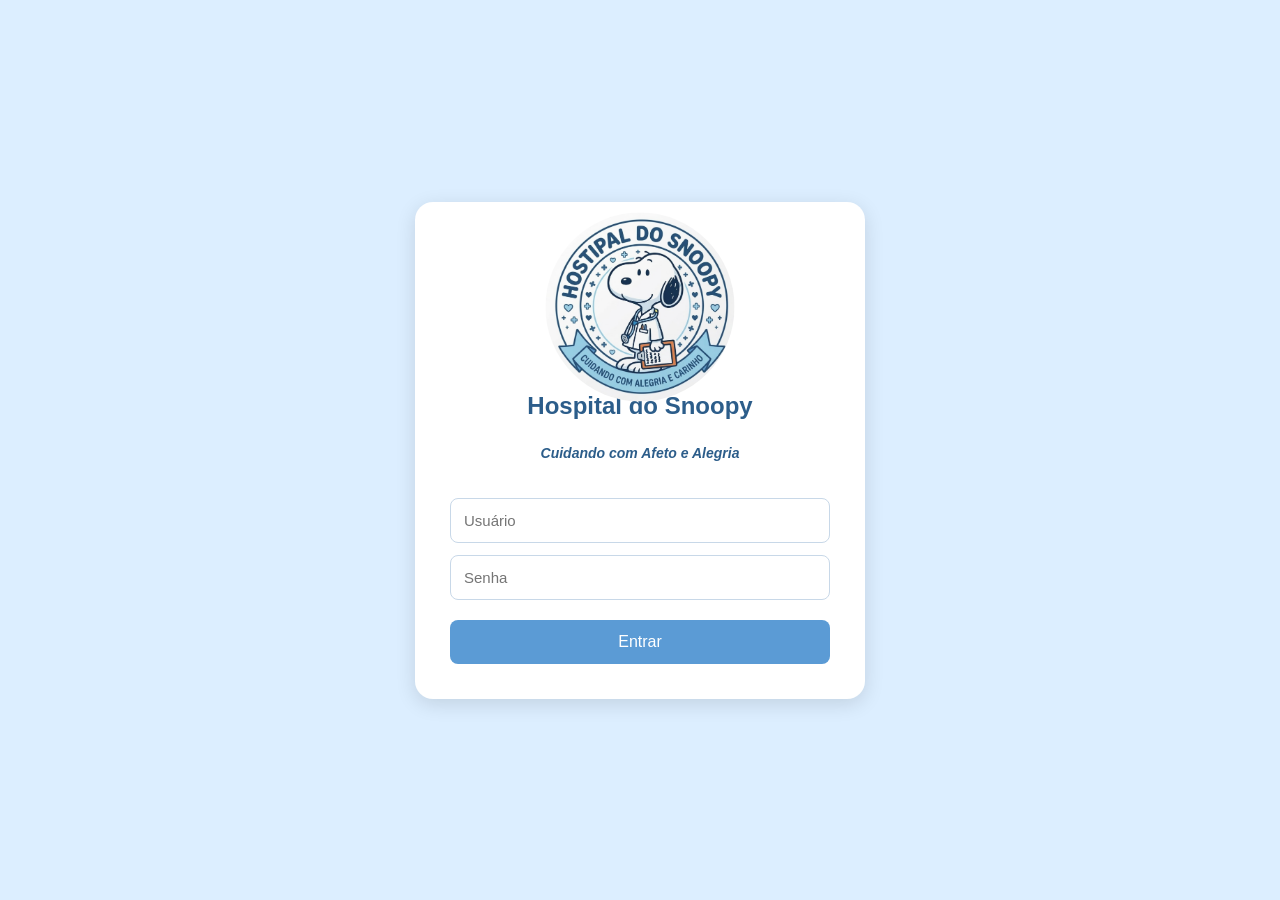
<file: frontend/index.html>
<!DOCTYPE html>
<html lang="pt-BR">

<head>
  <meta charset="UTF-8">
  <title>Sistema Hospitalar</title>
  <link rel="stylesheet" href="style.css">

  <style>
  body {
  font-family: Arial, sans-serif;
  background: #DCEEFF;
  margin: 0; 
  min-height: 100vh;
  display: flex;
  justify-content: center;
  align-items: center;
}

.container {
  width: 90%;
  max-width: 450px;
  background: white;
  padding: 35px;
  border-radius: 18px;
  box-shadow: 0 5px 20px rgba(0,0,0,0.12);
  text-align: center;
}

/* Regra unificada para a logo circular perfeita */
.logo, .container img {
  width: 140px;
  height: 140px;
  border-radius: 50%;
  object-fit: cover;
  display: block;
  margin: 0 auto 15px auto;
  
  /* Amplia a imagem interna para cortar as bordas brancas quadradas */
  transform: scale(1.35); 
}

h2 {
  color: #2C5D8A;
  margin-bottom: 25px;
}
.slogan {
  color: #2C5D8A;
  font-size: 14px;
  font-weight: bold;
  font-style: italic;
  margin-bottom: 25px;
}
input {
  width: 100%;
  box-sizing: border-box;
  padding: 13px;
  margin-top: 12px;
  border: 1px solid #C8D8E8;
  border-radius: 8px;
  font-size: 15px;
}

button {
  width: 100%;
  padding: 13px;
  margin-top: 20px;
  background: #5B9BD5;
  color: white;
  border: none;
  border-radius: 8px;
  font-size: 16px;
  cursor: pointer;
}

button:hover {
  background: #468CC7;
}
  </style>
</head>

<body>

  <div class="container">

    <!-- COLOQUE SUA IMAGEM COMO logo.png -->
    <img src="foto1.png" alt="Logo Hospital do Snoopy" class="logo">

    <h2> Hospital do Snoopy</h2>
<p class="slogan">Cuidando com Afeto e Alegria</p>
    <input id="usuario" placeholder="Usuário">

    <input
      id="senha"
      type="password"
      placeholder="Senha">

    <button onclick="login()">Entrar</button>

  </div>

<script>
    async function login() {

        const usuario = document.getElementById("usuario").value.trim();
        const senha = document.getElementById("senha").value.trim();

        if (!usuario || !senha) {
            alert("Digite o usuário e a senha!");
            return;
        }

        try {

            const resposta = await fetch("/login", {
                method: "POST",
                headers: {
                    "Content-Type": "application/json"
                },
                body: JSON.stringify({
                    usuario: usuario,
                    senha: senha
                })
            });

            const data = await resposta.json();

            if (!resposta.ok) {
                alert(data.mensagem || "Usuário ou senha incorretos!");
                return;
            }

            if (data.tipo === "triagem") {
                location.href = "triagem.html";
            } 
            else if (data.tipo === "medico") {
                location.href = "medico.html";
            } 
            else if (data.tipo === "atendimento") {
                location.href = "atendimento.html";
            } 
            else if (data.tipo === "almoxarifado") {
                location.href = "almoxarifado.html";
            } 
            else {
                alert("Tipo de usuário não reconhecido!");
            }

        } catch (erro) {
            alert("Não foi possível conectar ao servidor. Tente novamente.");
            console.error("Erro no login:", erro);
        }
    }
</script>

</body>
</html>
</file>
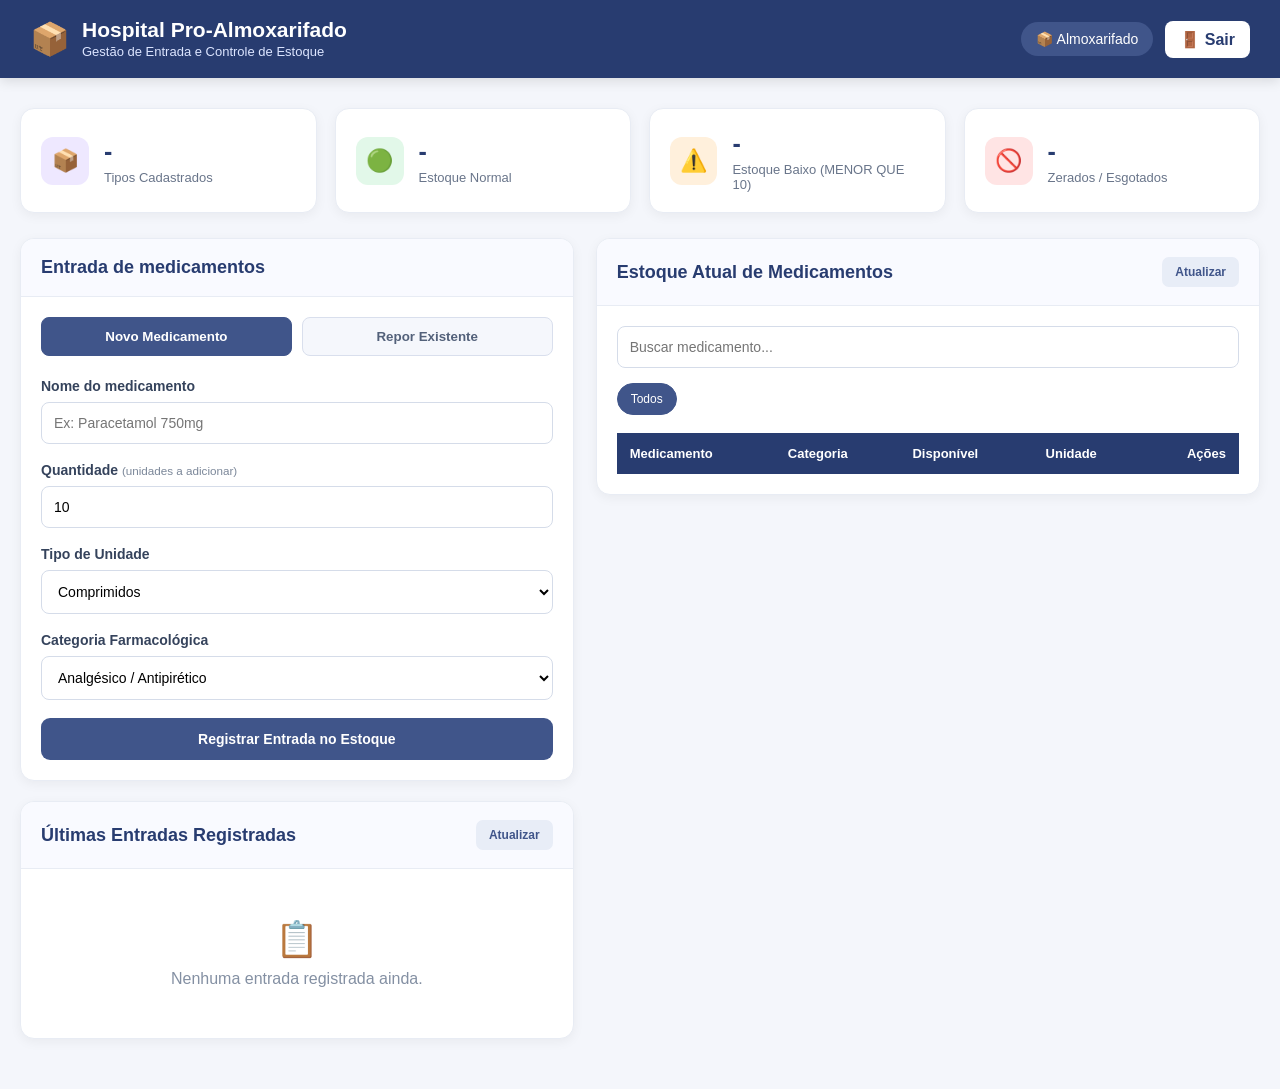
<file: frontend/almoxarifado.html>
<!DOCTYPE html>
<html lang="pt-BR">
<head>
    <meta charset="UTF-8">
    <meta name="viewport" content="width=device-width, initial-scale=1.0">
    <title>Hospital Pro - Almoxarifado</title>
    <link rel="stylesheet" href="style.css">
</head>

<body>

    <!-- NAVBAR -->
    <header class="navbar">
        <div class="nav-brand">
            <div class="logo-icon">📦</div>
            <div>
                <h1>Hospital Pro-Almoxarifado</h1>
                <span>Gestão de Entrada e Controle de Estoque</span>
            </div>
        </div>

        <div class="nav-user">
            <span class="user-pill" id="nomeUsuario">📦 Almoxarifado</span>
            <a href="index.html" class="btn-nav">🚪 Sair</a>
        </div>
    </header>

    <div class="container">

        <!-- ALERTA -->
        <div class="alerta-estoque" id="alertaEstoque" style="display: none;">
            ⚠️ <strong>Atenção:</strong>
            <span id="alertaTexto"></span>
        </div>

        <!-- STATS -->
        <div class="stats-bar">

            <div class="stat-card">
                <div class="stat-icon purple">📦</div>
                <div>
                    <div class="stat-value" id="statItens">-</div>
                    <div class="stat-label">Tipos Cadastrados</div>
                </div>
            </div>

            <div class="stat-card">
                <div class="stat-icon green">🟢</div>
                <div>
                    <div class="stat-value" id="statOk">-</div>
                    <div class="stat-label">Estoque Normal</div>
                </div>
            </div>

            <div class="stat-card">
                <div class="stat-icon orange">⚠️</div>
                <div>
                    <div class="stat-value" id="statBaixo">-</div>
                    <div class="stat-label">Estoque Baixo (MENOR QUE 10)</div>
                </div>
            </div>

            <div class="stat-card">
                <div class="stat-icon red">🚫</div>
                <div>
                    <div class="stat-value" id="statZerado">-</div>
                    <div class="stat-label">Zerados / Esgotados</div>
                </div>
            </div>

        </div>

        <!-- MAIN GRID -->
        <div class="main-grid">

            <!-- COLUNA ESQUERDA: FORMULÁRIO DE ENTRADA -->
            <div>

                <div class="card">

                    <div class="card-header">
                        <h2>Entrada de medicamentos</h2>
                    </div>

                    <div class="card-body">

                        <!-- TABS: NOVO OU REPOR -->
                        <div class="entrada-tabs">

                            <button class="tab-btn active" id="tabNovo"
                                onclick="setTab('novo')">
                                Novo Medicamento
                            </button>

                            <button class="tab-btn" id="tabRepor"
                                onclick="setTab('repor')">
                                Repor Existente
                            </button>

                        </div>

                        <!-- PAINEL: CADASTRAR NOVO -->
                        <div id="painelNovo">

                            <div class="form-group">
                                <label for="emNome">Nome do medicamento</label>

                                <input type="text"
                                    id="emNome"
                                    class="form-control"
                                    placeholder="Ex: Paracetamol 750mg"
                                    autocomplete="off">
                            </div>

                            <div class="form-group">
                                <label for="emQtd">
                                    Quantidade
                                    <small>(unidades a adicionar)</small>
                                </label>

                                <input type="number"
                                    id="emQtd"
                                    class="form-control"
                                    value="10"
                                    min="1">
                            </div>

                            <div class="form-group">
                                <label for="emUnidade">Tipo de Unidade</label>

                                <select id="emUnidade" class="form-control">
                                    <option value="comprimidos">Comprimidos</option>
                                    <option value="cápsulas">Cápsulas</option>
                                    <option value="frascos">Frascos</option>
                                    <option value="ampolas">Ampolas</option>
                                    <option value="saches">Saches</option>
                                    <option value="unidades">Unidades</option>
                                </select>
                            </div>

                            <div class="form-group">
                                <label for="emCategoria">
                                    Categoria Farmacológica
                                </label>

                                <select id="emCategoria" class="form-control">
                                    <option value="Analgésico / Antipirético">
                                        Analgésico / Antipirético
                                    </option>

                                    <option value="Antibioticos">
                                        Antibióticos
                                    </option>

                                    <option value="Anti-inflamatórios">
                                        Anti-inflamatórios
                                    </option>

                                    <option value="Antialérgico">
                                        Antialérgico
                                    </option>

                                    <option value="Protetor Gástrico">
                                        Protetor Gástrico
                                    </option>

                                    <option value="Antiespasmódico">
                                        Antiespasmódico
                                    </option>

                                    <option value="Antiemético">
                                        Antiemético
                                    </option>

                                    <option value="Solução">
                                        Solução
                                    </option>

                                    <option value="Vitamina/Suplemento">
                                        Vitamina/Suplemento
                                    </option>

                                    <option value="Geral">
                                        Geral
                                    </option>
                                </select>
                            </div>

                            <button class="btn-full btn-purple"
                                onclick="darEntrada()">
                                Registrar Entrada no Estoque
                            </button>

                        </div>

                        <!-- PAINEL: REPOR EXISTENTE -->
                        <div id="painelRepor" style="display:none">

                            <div class="form-group">
                                <label for="selReporMed">
                                    Selecionar Medicamento
                                </label>

                                <select id="selReporMed" class="form-control">
                                    <option value="">-- Selecione --</option>
                                </select>
                            </div>

                            <div class="form-group">
                                <label for="reporQtd">
                                    Quantidade a Adicionar
                                </label>

                                <input type="number"
                                    id="reporQtd"
                                    class="form-control"
                                    value="10"
                                    min="1">
                            </div>

                            <div class="form-group">
                                <label for="reporObs">
                                    Observação <small>(opcional)</small>
                                </label>

                                <input type="text"
                                    id="reporObs"
                                    class="form-control"
                                    placeholder="Ex: Nota fiscal NF-001">
                            </div>

                            <button class="btn-full btn-purple"
                                onclick="reporEStoque()">
                                Adicionar ao Estoque Existente
                            </button>

                        </div>

                    </div>
                </div>

                <!-- HISTÓRICO DE ENTRADAS -->
                <div class="card" style="margin-top: 20px">

                    <div class="card-header">
                        <h2>Últimas Entradas Registradas</h2>

                        <button class="btn-sm btn-secondary"
                            onclick="carregarHistoricoEntradas()">
                            Atualizar
                        </button>
                    </div>

                    <div class="card-body" id="historicoEntradas">

                        <div class="empty-state">
                            <div class="empty-icon">📋</div>
                            <p>Nenhuma entrada registrada ainda.</p>
                        </div>

                    </div>
                </div>

            </div>

            <!-- COLUNA DIREITA: ESTOQUE ATUAL -->
            <div>

                <div class="card">

                    <div class="card-header">
                        <h2>Estoque Atual de Medicamentos</h2>

                        <button class="btn-sm btn-secondary"
                            onclick="carregarEstoque()">
                            Atualizar
                        </button>
                    </div>

                    <div class="card-body">

                        <!-- PESQUISA -->
                        <div class="search-bar">
                            <input type="text"
                                class="search-input"
                                id="buscaMed"
                                placeholder="Buscar medicamento..."
                                oninput="filtrarTabela()">
                        </div>

                        <!-- FILTROS -->
                        <div class="filter-chips" id="filterChips">
                            <span class="chip active"
                                onclick="setFiltro('todos', this)">
                                Todos
                            </span>
                        </div>

                        <!-- TABELA -->
                        <div style="overflow-x:auto">

                            <table class="estoque-table">

                                <thead>
                                    <tr>
                                        <th>Medicamento</th>
                                        <th>Categoria</th>
                                        <th>Disponível</th>
                                        <th>Unidade</th>
                                        <th style="text-align:right">Ações</th>
                                    </tr>
                                </thead>

                                <tbody id="tabelaEstoque">
                                </tbody>

                            </table>

                        </div>

                    </div>
                </div>

            </div>

        </div>

    </div>

</body>
</html>
</file>
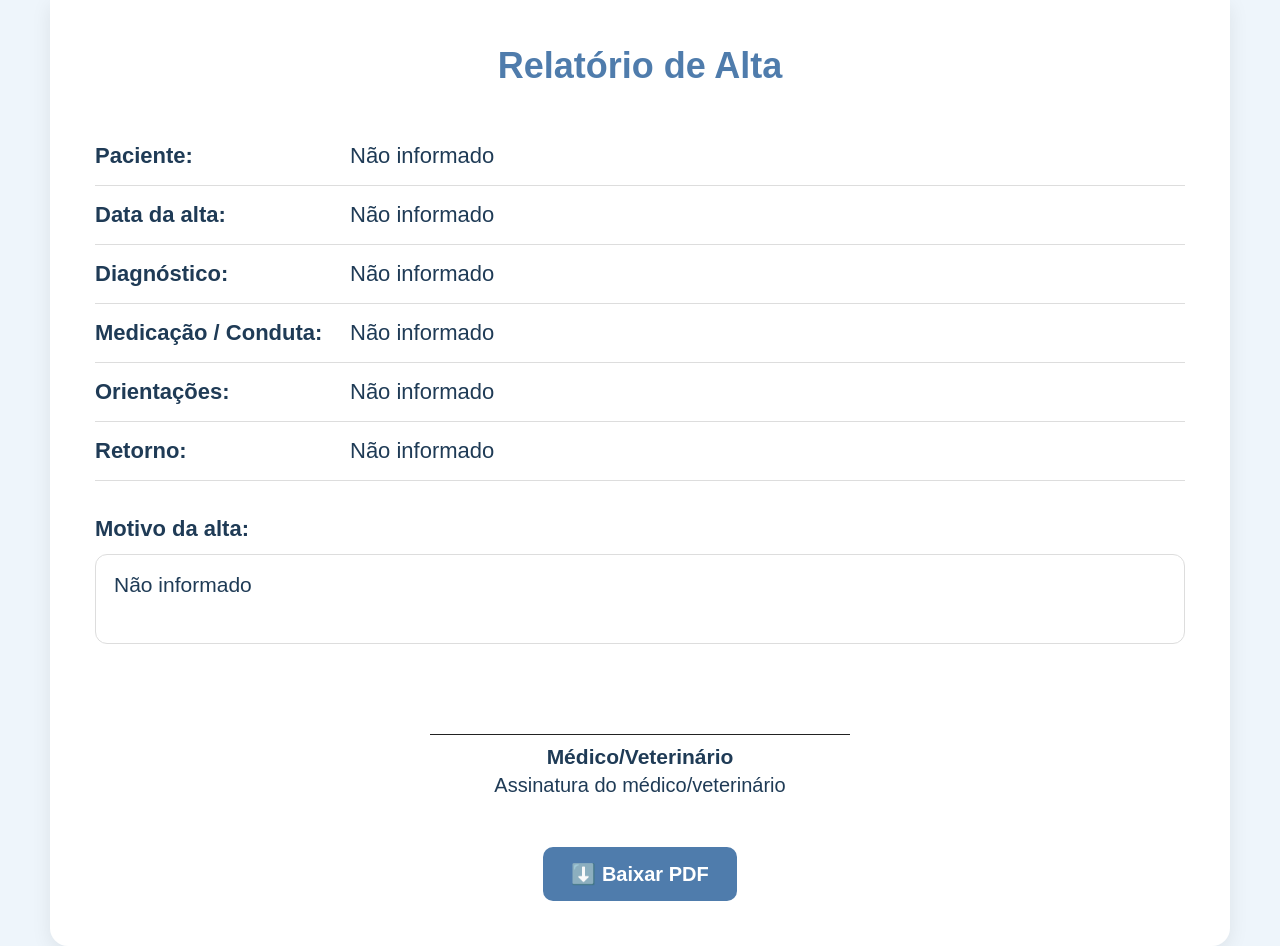
<file: frontend/alta.html>
<!DOCTYPE html>
<html lang="pt-BR">

<head>
  <meta charset="UTF-8">
  <meta name="viewport" content="width=device-width, initial-scale=1.0">

  <title>Relatório de Alta</title>

  <style>

    * {
      box-sizing: border-box;
    }

    body {
      margin: 0;
      background: #EEF5FB;
      font-family: Arial, sans-serif;
      color: #1f3b56;
    }

    .container {
      max-width: 1180px;
      margin: 0 auto;
      background: white;
      padding: 45px;
      min-height: 100vh;
      box-shadow: 0 5px 20px rgba(0,0,0,0.08);
      border-radius: 0 0 18px 18px;
    }

    h1 {
      text-align: center;
      color: #4F7CAC;
      margin-top: 0;
      margin-bottom: 40px;
      font-size: 36px;
    }

    .linha {
      display: flex;
      border-bottom: 1px solid #ddd;
      padding: 16px 0;
      font-size: 22px;
    }

    .linha strong {
      width: 255px;
      flex-shrink: 0;
    }

    .valor {
      flex: 1;
    }

    .motivo {
      margin-top: 35px;
    }

    .motivo strong {
      display: block;
      font-size: 22px;
      margin-bottom: 12px;
    }

    .motivo-texto {
      border: 1px solid #ddd;
      border-radius: 12px;
      padding: 18px;
      min-height: 90px;
      font-size: 21px;
      white-space: pre-wrap;
    }

    .assinatura {
      margin-top: 90px;
      text-align: center;
      font-size: 20px;
    }

    .linha-assinatura {
      width: 420px;
      max-width: 90%;
      border-top: 1px solid #222;
      margin: 0 auto 10px;
    }

    #nomeMedico {
      font-weight: bold;
      margin: 5px 0;
      font-size: 21px;
    }

    .texto-assinatura {
      margin: 5px 0;
    }

    .botoes {
      text-align: center;
      margin-top: 50px;
    }

    .btn-pdf {
      background: #4F7CAC;
      color: white;
      border: none;
      padding: 15px 28px;
      font-size: 20px;
      font-weight: bold;
      border-radius: 10px;
      cursor: pointer;
    }

    .btn-pdf:hover {
      background: #3E668C;
    }

    @media print {

      body {
        background: white;
      }

      .container {
        box-shadow: none;
        border-radius: 0;
        max-width: 100%;
        padding: 30px;
      }

      .botoes {
        display: none !important;
      }

      h1 {
        color: #4F7CAC !important;
      }

    }

  </style>
</head>


<body>

  <div class="container">

    <h1>
      Relatório de Alta
    </h1>


    <div class="linha">

      <strong>Paciente:</strong>

      <span
        class="valor"
        id="paciente">
        Não informado
      </span>

    </div>


    <div class="linha">

      <strong>Data da alta:</strong>

      <span
        class="valor"
        id="dataAlta">
        Não informado
      </span>

    </div>


    <div class="linha">

      <strong>Diagnóstico:</strong>

      <span
        class="valor"
        id="diagnostico">
        Não informado
      </span>

    </div>


    <div class="linha">

      <strong>Medicação / Conduta:</strong>

      <span
        class="valor"
        id="medicacao">
        Não informado
      </span>

    </div>


    <div class="linha">

      <strong>Orientações:</strong>

      <span
        class="valor"
        id="orientacoes">
        Não informado
      </span>

    </div>


    <div class="linha">

      <strong>Retorno:</strong>

      <span
        class="valor"
        id="retorno">
        Não informado
      </span>

    </div>


    <!-- MOTIVO DA ALTA -->

    <div class="motivo">

      <strong>
        Motivo da alta:
      </strong>

      <div
        class="motivo-texto"
        id="motivo">
        Não informado
      </div>

    </div>


    <!-- ASSINATURA -->

    <div class="assinatura">

      <div class="linha-assinatura"></div>

      <p id="nomeMedico">
        Médico/Veterinário
      </p>

      <p class="texto-assinatura">
        Assinatura do médico/veterinário
      </p>

    </div>


    <!-- BOTÃO -->

    <div class="botoes">

      <button
        class="btn-pdf"
        onclick="window.print()">

        ⬇️ Baixar PDF

      </button>

    </div>

  </div>


  <script>

    /* PEGA OS DADOS ENVIADOS PELO MEDICO.HTML */

    const parametros =
      new URLSearchParams(
        window.location.search
      );


    document.getElementById("paciente").textContent =
      parametros.get("paciente") ||
      "Não informado";


    document.getElementById("dataAlta").textContent =
      parametros.get("dataAlta") ||
      "Não informado";


    document.getElementById("diagnostico").textContent =
      parametros.get("diagnostico") ||
      "Não informado";


    document.getElementById("medicacao").textContent =
      parametros.get("medicacao") ||
      "Não informado";


    document.getElementById("orientacoes").textContent =
      parametros.get("orientacoes") ||
      "Não informado";


    document.getElementById("retorno").textContent =
      parametros.get("retorno") ||
      "Não informado";


    /* MOTIVO DA ALTA */

    document.getElementById("motivo").textContent =
      parametros.get("motivo") ||
      "Não informado";


    /* NOME DO MÉDICO/VETERINÁRIO */

    document.getElementById("nomeMedico").textContent =
      parametros.get("assinatura") ||
      "Médico/Veterinário";

  </script>

</body>

</html>
</file>
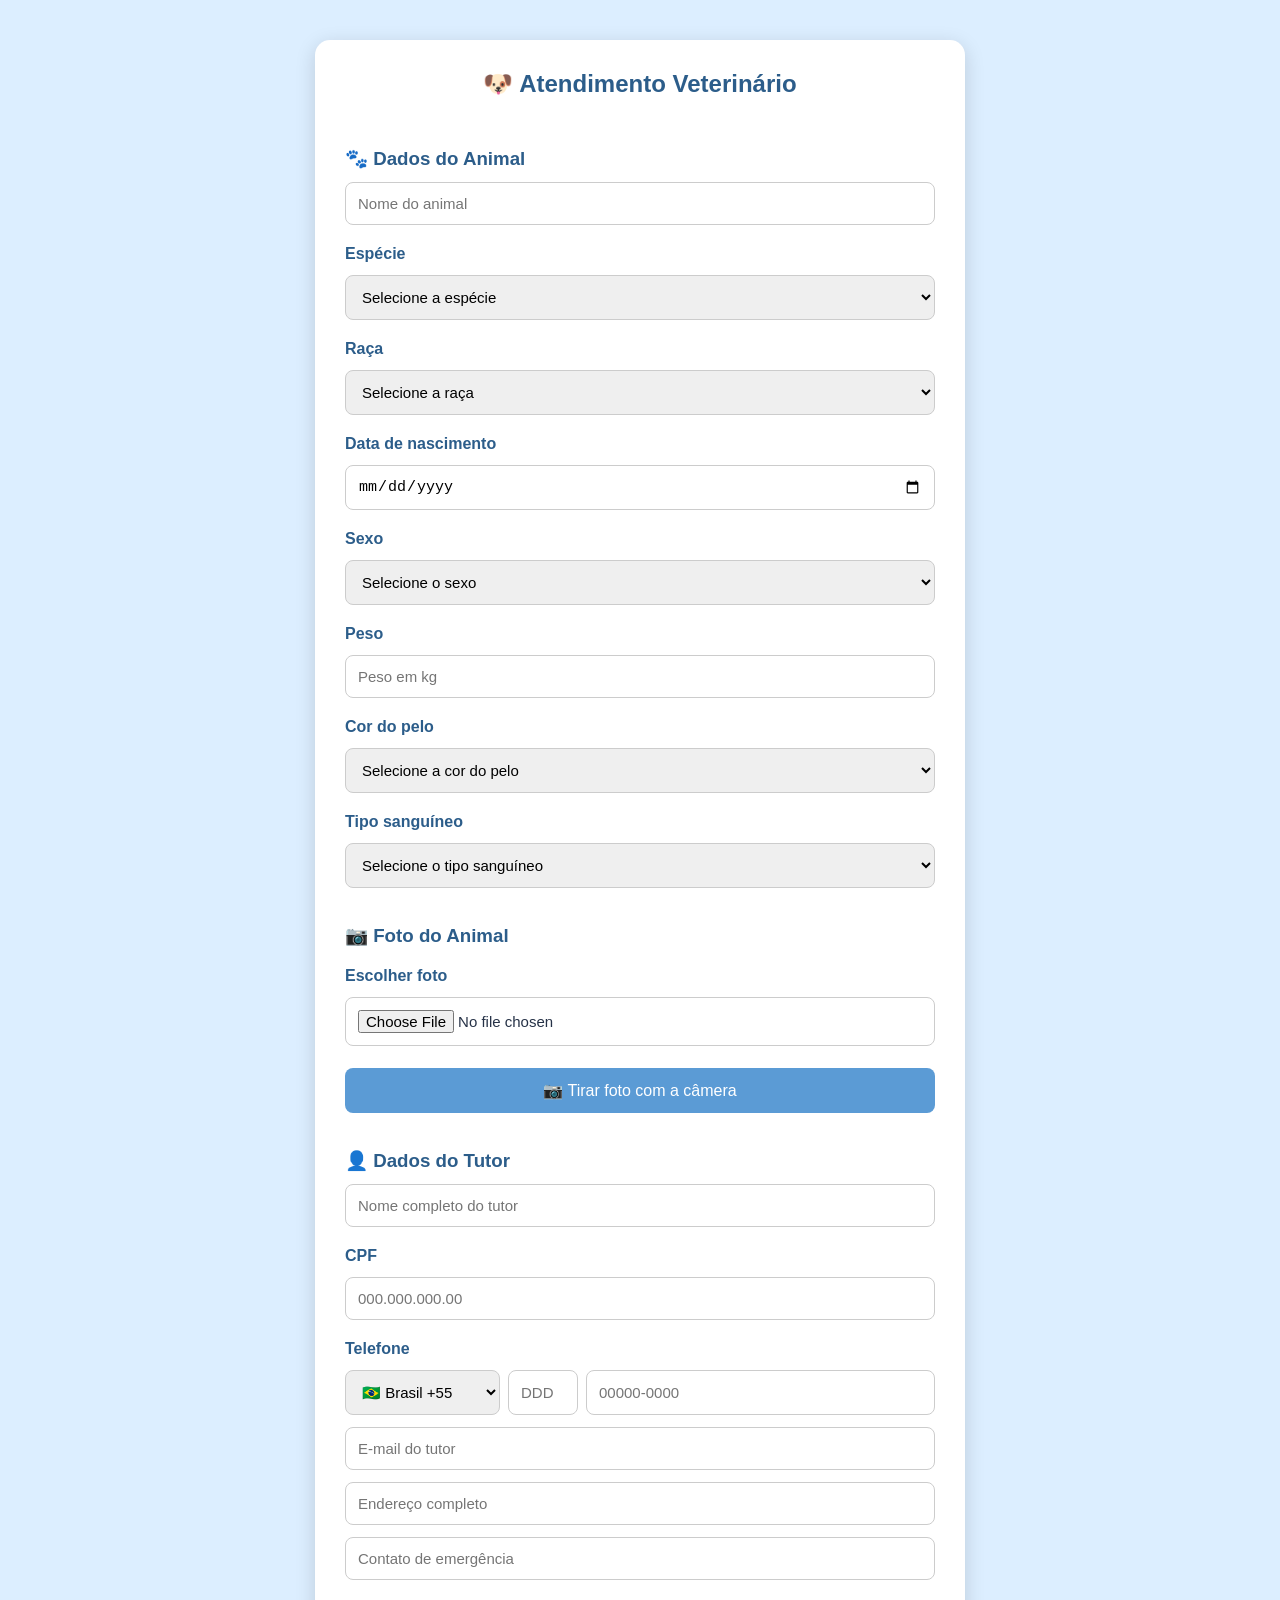
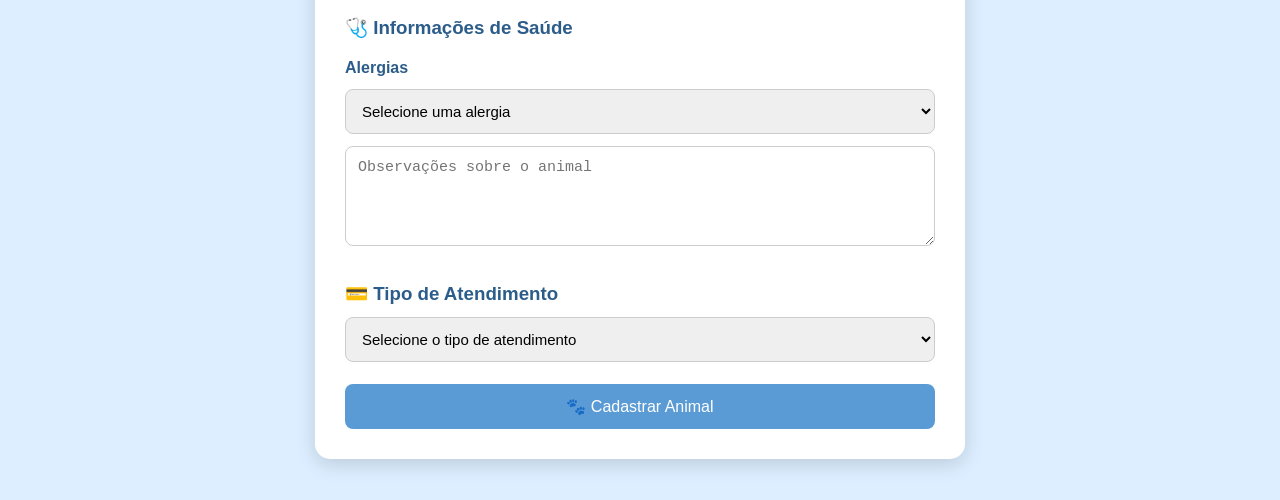
<file: frontend/atendimento.html>
<!DOCTYPE html>
<html lang="pt-BR">

<head>
<meta charset="UTF-8">
<title>Atendimento Veterinário</title>

<link rel="stylesheet" href="style.css">

<style>

body {
    font-family: Arial, sans-serif;
    background: #DCEEFF;
    margin: 0;
    min-height: 100vh;
    display: flex;
    justify-content: center;
    align-items: center;
}

.container {
    width: 90%;
    max-width: 650px;
    margin: 40px auto;
    background: white;
    padding: 30px;
    border-radius: 15px;
    box-shadow: 0 5px 20px rgba(0,0,0,0.15);
}

h2 {
    text-align: center;
    color: #2C5D8A;
    margin-bottom: 25px;
}

h3 {
    color: #2C5D8A;
    margin-top: 25px;
}

.formulario {
    display: flex;
    flex-direction: column;
    gap: 12px;
}

.formulario input,
.formulario select,
.formulario textarea {
    width: 100%;
    box-sizing: border-box;
    padding: 12px;
    border: 1px solid #ccc;
    border-radius: 8px;
    font-size: 15px;
}

.formulario textarea {
    min-height: 100px;
    resize: vertical;
}

label {
    color: #2C5D8A;
    font-weight: bold;
    margin-top: 8px;
}

/* TELEFONE */

.telefone {
    display: flex;
    gap: 8px;
}

.telefone select {
    width: 155px !important;
}

#ddd {
    width: 70px;
    flex-shrink: 0;
}

#telefone {
    flex: 1;
    min-width: 0;
}

/* BOTÕES */

button {
    width: 100%;
    padding: 13px;
    margin-top: 10px;
    background: #5B9BD5;
    color: white;
    border: none;
    border-radius: 8px;
    font-size: 16px;
    cursor: pointer;
}

button:hover {
    background: #468CC7;
}

/* CÂMERA */

#cameraArea {
    margin-top: 15px;
    text-align: center;
}

#camera {
    width: 100%;
    max-width: 400px;
    border-radius: 10px;
    background: #000;
}

#preview {
    width: 100%;
    max-width: 400px;
    margin-top: 10px;
    border-radius: 10px;
}

</style>

</head>

<body>

<div class="container">

<h2>🐶 Atendimento Veterinário</h2>

<div class="formulario">

<h3>🐾 Dados do Animal</h3>

<input
    id="nomeAnimal"
    type="text"
    maxlength="50"
    placeholder="Nome do animal"
>

<label>Espécie</label>

<select id="especie">
    <option value="">Selecione a espécie</option>
    <option value="Cachorro">🐶 Cachorro</option>
    <option value="Gato">🐱 Gato</option>
    <option value="Coelho">🐰 Coelho</option>
    <option value="Ave">🦜 Ave</option>
    <option value="Outro">🐾 Outro</option>
</select>

<label>Raça</label>

<select id="raca">
    <option value="">Selecione a raça</option>
    <option>Labrador</option>
    <option>Golden Retriever</option>
    <option>Poodle</option>
    <option>Shih-tzu</option>
    <option>Yorkshire</option>
    <option>Bulldog Francês</option>
    <option>Bulldog Inglês</option>
    <option>Pastor Alemão</option>
    <option>Rottweiler</option>
    <option>Pinscher</option>
    <option>Chihuahua</option>
    <option>Dachshund</option>
    <option>Beagle</option>
    <option>Husky Siberiano</option>
    <option>Border Collie</option>
    <option>Vira-lata (SRD)</option>
    <option>Outra</option>
</select>

<label>Data de nascimento</label>

<input
    id="dataNascimento"
    type="date"
>

<label>Sexo</label>

<select id="sexo">
    <option value="">Selecione o sexo</option>
    <option value="Macho">Macho</option>
    <option value="Fêmea">Fêmea</option>
</select>

<label>Peso</label>

<input
    id="peso"
    type="number"
    min="0"
    step="0.1"
    placeholder="Peso em kg"
>

<label>Cor do pelo</label>

<select id="cor">
    <option value="">Selecione a cor do pelo</option>
    <option>Preto</option>
    <option>Branco</option>
    <option>Marrom</option>
    <option>Caramelo</option>
    <option>Cinza</option>
    <option>Bege</option>
    <option>Dourado</option>
    <option>Creme</option>
    <option>Preto e branco</option>
    <option>Marrom e branco</option>
    <option>Tricolor</option>
    <option>Outra</option>
</select>

<label>Tipo sanguíneo</label>

<select id="tipoSanguineo">
    <option value="">Selecione o tipo sanguíneo</option>
    <option value="DEA 1 positivo">DEA 1 positivo</option>
    <option value="DEA 1 negativo">DEA 1 negativo</option>
    <option value="Desconhecido">Desconhecido</option>
</select>


<!-- FOTO -->

<h3>📷 Foto do Animal</h3>

<label>Escolher foto</label>

<input
    type="file"
    id="foto"
    accept="image/*"
>

<button
    type="button"
    onclick="abrirCamera()"
>
    📷 Tirar foto com a câmera
</button>

<div
    id="cameraArea"
    style="display:none;"
>

    <video
        id="camera"
        autoplay
        playsinline
    ></video>

    <button
        type="button"
        onclick="tirarFoto()"
    >
        📸 Capturar foto
    </button>

    <button
        type="button"
        onclick="fecharCamera()"
    >
        ❌ Fechar câmera
    </button>

    <canvas
        id="canvas"
        style="display:none;"
    ></canvas>

    <img
        id="preview"
        style="display:none;"
    >

</div>


<!-- TUTOR -->

<h3>👤 Dados do Tutor</h3>

<input
    id="nomeTutor"
    type="text"
    maxlength="100"
    placeholder="Nome completo do tutor"
>

<label>CPF</label>

<input
    id="documentoTutor"
    type="text"
    inputmode="numeric"
    maxlength="14"
    placeholder="000.000.000.00"
    oninput="formatarCPF(this)"
>

<label>Telefone</label>

<div class="telefone">

<select id="codigoPais">

    <option value="+55">🇧🇷 Brasil +55</option>
    <option value="+1">🇺🇸 Estados Unidos +1</option>
    <option value="+1">🇨🇦 Canadá +1</option>
    <option value="+52">🇲🇽 México +52</option>
    <option value="+54">🇦🇷 Argentina +54</option>
    <option value="+56">🇨🇱 Chile +56</option>
    <option value="+57">🇨🇴 Colômbia +57</option>
    <option value="+351">🇵🇹 Portugal +351</option>
    <option value="+34">🇪🇸 Espanha +34</option>
    <option value="+33">🇫🇷 França +33</option>
    <option value="+49">🇩🇪 Alemanha +49</option>
    <option value="+39">🇮🇹 Itália +39</option>
    <option value="+41">🇨🇭 Suíça +41</option>
    <option value="+44">🇬🇧 Reino Unido +44</option>
    <option value="+81">🇯🇵 Japão +81</option>
    <option value="+86">🇨🇳 China +86</option>
    <option value="+61">🇦🇺 Austrália +61</option>
    <option value="+91">🇮🇳 Índia +91</option>

</select>

<input
    id="ddd"
    type="text"
    inputmode="numeric"
    maxlength="2"
    placeholder="DDD"
    oninput="limitarDDD(this)"
>

<input
    id="telefone"
    type="text"
    inputmode="numeric"
    maxlength="10"
    placeholder="00000-0000"
    oninput="formatarTelefone(this)"
>

</div>


<input
    id="emailTutor"
    type="email"
    maxlength="100"
    placeholder="E-mail do tutor"
>

<input
    id="endereco"
    type="text"
    maxlength="150"
    placeholder="Endereço completo"
>

<input
    id="contatoEmergencia"
    type="text"
    maxlength="20"
    placeholder="Contato de emergência"
>


<!-- SAÚDE -->

<h3>🩺 Informações de Saúde</h3>

<label>Alergias</label>

<select id="alergias">

    <option value="">Selecione uma alergia</option>
    <option value="Nenhuma">Nenhuma alergia conhecida</option>
    <option value="Ração">Ração</option>
    <option value="Frango">Frango</option>
    <option value="Carne bovina">Carne bovina</option>
    <option value="Leite">Leite</option>
    <option value="Pulgas">Pulgas</option>
    <option value="Produtos de limpeza">
        Produtos de limpeza
    </option>
    <option value="Medicamentos">Medicamentos</option>
    <option value="Pólen">Pólen</option>
    <option value="Poeira">Poeira</option>
    <option value="Plantas">Plantas</option>
    <option value="Outra">Outra</option>

</select>

<textarea
    id="observacoes"
    maxlength="500"
    placeholder="Observações sobre o animal"
></textarea>


<!-- ATENDIMENTO -->

<h3>💳 Tipo de Atendimento</h3>

<select id="tipo">

    <option value="">
        Selecione o tipo de atendimento
    </option>

    <option value="Convenio">
        Convênio
    </option>

    <option value="Particular">
        Particular
    </option>

</select>


<button
    type="button"
    onclick="cadastrar()"
>
    🐾 Cadastrar Animal
</button>

</div>

</div>


<script>

/* ========================= */
/* CPF */
/* ========================= */

function formatarCPF(campo) {

    let cpf =
        campo.value.replace(/\D/g, "");

    cpf = cpf.slice(0, 11);

    if (cpf.length > 9) {

        cpf = cpf.replace(
            /(\d{3})(\d{3})(\d{3})(\d{1,2})/,
            "$1.$2.$3.$4"
        );

    } else if (cpf.length > 6) {

        cpf = cpf.replace(
            /(\d{3})(\d{3})(\d{1,3})/,
            "$1.$2.$3"
        );

    } else if (cpf.length > 3) {

        cpf = cpf.replace(
            /(\d{3})(\d{1,3})/,
            "$1.$2"
        );
    }

    campo.value = cpf;
}


/* ========================= */
/* DDD */
/* ========================= */

function limitarDDD(campo) {

    campo.value =
        campo.value
        .replace(/\D/g, "")
        .slice(0, 2);

}


/* ========================= */
/* TELEFONE */
/* ========================= */

function formatarTelefone(campo) {

    let telefone =
        campo.value.replace(/\D/g, "");

    // Limita a 9 números
    telefone =
        telefone.slice(0, 9);

    // Coloca o hífen depois dos 5 primeiros
    if (telefone.length > 5) {

        telefone =
            telefone.replace(
                /(\d{5})(\d{1,4})/,
                "$1-$2"
            );

    }

    campo.value = telefone;
}


/* ========================= */
/* CÂMERA */
/* ========================= */

let streamCamera = null;


function abrirCamera() {

    const area =
        document.getElementById("cameraArea");

    const video =
        document.getElementById("camera");

    area.style.display = "block";

    navigator.mediaDevices
        .getUserMedia({
            video: true
        })

        .then(stream => {

            streamCamera = stream;

            video.srcObject = stream;

        })

        .catch(erro => {

            alert(
                "❌ Não foi possível acessar a câmera."
            );

            console.error(erro);

        });
}


function tirarFoto() {

    const video =
        document.getElementById("camera");

    const canvas =
        document.getElementById("canvas");

    const preview =
        document.getElementById("preview");

    canvas.width =
        video.videoWidth;

    canvas.height =
        video.videoHeight;

    const contexto =
        canvas.getContext("2d");

    contexto.drawImage(
        video,
        0,
        0,
        canvas.width,
        canvas.height
    );

    preview.src =
        canvas.toDataURL("image/png");

    preview.style.display =
        "block";

    alert(
        "📸 Foto capturada com sucesso!"
    );
}


function fecharCamera() {

    const area =
        document.getElementById("cameraArea");

    if (streamCamera) {

        streamCamera
            .getTracks()
            .forEach(track => {
                track.stop();
            });

        streamCamera = null;
    }

    area.style.display =
        "none";
}


/* ========================= */
/* CADASTRAR */
/* ========================= */

function cadastrar() {

    const dados = {

        nomeAnimal:
            document.getElementById("nomeAnimal").value.trim(),

        especie:
            document.getElementById("especie").value,

        raca:
            document.getElementById("raca").value,

        dataNascimento:
            document.getElementById("dataNascimento").value,

        sexo:
            document.getElementById("sexo").value,

        peso:
            document.getElementById("peso").value,

        cor:
            document.getElementById("cor").value,

        tipoSanguineo:
            document.getElementById("tipoSanguineo").value,

        nomeTutor:
            document.getElementById("nomeTutor").value.trim(),

        documentoTutor:
            document.getElementById("documentoTutor").value
            .replace(/\D/g, ""),

        codigoPais:
            document.getElementById("codigoPais").value,

        ddd:
            document.getElementById("ddd").value
            .replace(/\D/g, ""),

        telefone:
            document.getElementById("telefone").value
            .replace(/\D/g, ""),

        emailTutor:
            document.getElementById("emailTutor").value.trim(),

        endereco:
            document.getElementById("endereco").value.trim(),

        contatoEmergencia:
            document.getElementById("contatoEmergencia").value.trim(),

        alergias:
            document.getElementById("alergias").value,

        observacoes:
            document.getElementById("observacoes").value.trim(),

        tipo:
            document.getElementById("tipo").value

    };


    /* VALIDAR CPF */

    if (dados.documentoTutor.length !== 11) {

        alert(
            "⚠️ O CPF deve ter exatamente 11 números."
        );

        return;
    }


    /* VALIDAR DDD */

    if (dados.ddd.length !== 2) {

        alert(
            "⚠️ O DDD deve ter exatamente 2 números."
        );

        return;
    }


    /* VALIDAR TELEFONE */

    if (dados.telefone.length !== 9) {

        alert(
            "⚠️ O telefone deve ter exatamente 9 números."
        );

        return;
    }


    /* ENVIAR PARA O SERVIDOR */

    fetch(
        "http://localhost:3000/atendimento",
        {
            method: "POST",

            headers: {
                "Content-Type": "application/json"
            },

            body: JSON.stringify(dados)
        }
    )

    .then(async resposta => {

        const texto =
            await resposta.text();

        if (!resposta.ok) {

            throw new Error(
                texto ||
                "Erro no servidor."
            );
        }

        return texto
            ? JSON.parse(texto)
            : {};

    })

    .then(() => {

        alert(
            "🐶✅ Animal cadastrado com sucesso!"
        );

    })

    .catch(erro => {

        console.error(
            "Erro completo:",
            erro
        );

        alert(
            "❌ Erro ao cadastrar o animal.\n\n" +
            erro.message
        );

    });

}

</script>

</body>
</html>
</file>
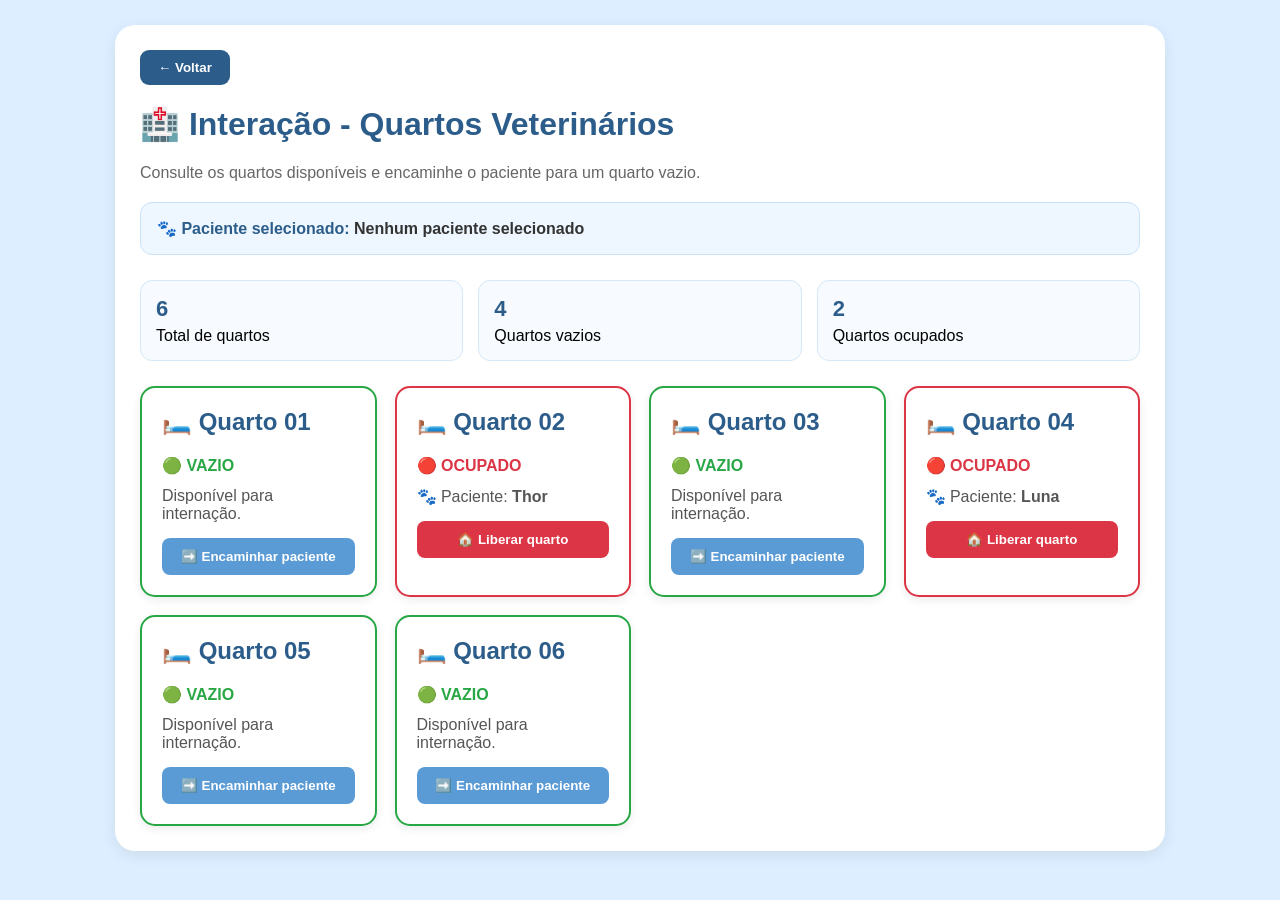
<file: frontend/interação.html>
<!DOCTYPE html>
<html lang="pt-BR">

<head>

  <meta charset="UTF-8">

  <meta name="viewport" content="width=device-width, initial-scale=1.0">

  <title>Interação - Quartos Veterinários</title>

  <style>

    body {
      background: #DCEEFF;
      font-family: Arial, sans-serif;
      margin: 0;
      min-height: 100vh;
      padding: 25px;
      box-sizing: border-box;
    }

    .container {
      max-width: 1000px;
      margin: auto;
      background: white;
      padding: 25px;
      border-radius: 20px;
      box-shadow: 0 4px 15px rgba(0,0,0,0.08);
    }

    h1 {
      color: #2C5D8A;
      margin-top: 0;
    }

    .subtitulo {
      color: #666;
      margin-bottom: 20px;
    }

    .paciente {
      background: #EEF7FF;
      border: 1px solid #C9E2F5;
      padding: 16px;
      border-radius: 12px;
      margin-bottom: 25px;
    }

    .paciente strong {
      color: #2C5D8A;
    }

    #nomePaciente {
      font-weight: bold;
      color: #333;
    }

    .resumo {
      display: flex;
      gap: 15px;
      flex-wrap: wrap;
      margin-bottom: 25px;
    }

    .resumo-card {
      flex: 1;
      min-width: 180px;
      padding: 15px;
      border-radius: 12px;
      background: #F7FBFF;
      border: 1px solid #D5E8F7;
    }

    .resumo-card strong {
      display: block;
      font-size: 22px;
      color: #2C5D8A;
      margin-bottom: 5px;
    }

    .quartos {
      display: grid;
      grid-template-columns: repeat(auto-fit, minmax(230px, 1fr));
      gap: 18px;
    }

    .quarto {
      padding: 20px;
      border-radius: 15px;
      background: white;
      box-shadow: 0 3px 10px rgba(0,0,0,0.08);
    }

    .quarto-vazio {
      border: 2px solid #28a745;
    }

    .quarto-ocupado {
      border: 2px solid #dc3545;
    }

    .quarto h2 {
      margin-top: 0;
      color: #2C5D8A;
    }

    .status {
      font-weight: bold;
      margin: 12px 0;
    }

    .status-vazio {
      color: #28a745;
    }

    .status-ocupado {
      color: #dc3545;
    }

    .animal {
      color: #555;
      margin-bottom: 15px;
    }

    .btn-encaminhar {
      width: 100%;
      background: #5B9BD5;
      color: white;
      border: none;
      padding: 11px;
      border-radius: 8px;
      font-weight: bold;
      cursor: pointer;
    }

    .btn-encaminhar:hover {
      background: #468CC7;
    }

    .btn-liberar {
      width: 100%;
      background: #dc3545;
      color: white;
      border: none;
      padding: 11px;
      border-radius: 8px;
      font-weight: bold;
      cursor: pointer;
    }

    .btn-liberar:hover {
      background: #bb2d3b;
    }

    .btn-voltar {
      background: #2C5D8A;
      color: white;
      border: none;
      padding: 10px 18px;
      border-radius: 9px;
      cursor: pointer;
      font-weight: bold;
      margin-bottom: 20px;
    }

    .btn-voltar:hover {
      background: #21486b;
    }

    .sem-quarto {
      background: #FFF3CD;
      color: #856404;
      padding: 15px;
      border-radius: 10px;
      margin-bottom: 20px;
      display: none;
    }

  </style>

</head>


<body>

<div class="container">

  <button
    class="btn-voltar"
    onclick="window.close()">

    ← Voltar

  </button>


  <h1>
    🏥 Interação - Quartos Veterinários
  </h1>


  <p class="subtitulo">
    Consulte os quartos disponíveis e encaminhe o paciente para um quarto vazio.
  </p>


  <!-- PACIENTE -->

  <div class="paciente">

    <strong>
      🐾 Paciente selecionado:
    </strong>

    <span id="nomePaciente">
      Nenhum paciente selecionado
    </span>

  </div>


  <!-- RESUMO -->

  <div class="resumo">

    <div class="resumo-card">

      <strong id="totalQuartos">
        0
      </strong>

      Total de quartos

    </div>


    <div class="resumo-card">

      <strong id="quartosVazios">
        0
      </strong>

      Quartos vazios

    </div>


    <div class="resumo-card">

      <strong id="quartosOcupados">
        0
      </strong>

      Quartos ocupados

    </div>

  </div>


  <!-- AVISO -->

  <div
    class="sem-quarto"
    id="semQuarto">

    ⚠️ No momento não existe nenhum quarto vazio.

  </div>


  <!-- QUARTOS -->

  <div
    class="quartos"
    id="quartos">

  </div>

</div>


<script>


/* ============================
   PEGAR PACIENTE DA URL
============================ */

const parametros =
  new URLSearchParams(
    window.location.search
  );


const paciente =
  parametros.get("paciente");


if (paciente) {

  document.getElementById(
    "nomePaciente"
  ).textContent = paciente;

}


/* ============================
   QUARTOS
============================ */

let quartos =
  JSON.parse(
    localStorage.getItem("quartosVeterinarios")
  );


/* SE AINDA NÃO EXISTIR,
   CRIA OS QUARTOS */

if (!quartos) {

  quartos = [

    {
      numero: "01",
      status: "vazio",
      paciente: ""
    },

    {
      numero: "02",
      status: "ocupado",
      paciente: "Thor"
    },

    {
      numero: "03",
      status: "vazio",
      paciente: ""
    },

    {
      numero: "04",
      status: "ocupado",
      paciente: "Luna"
    },

    {
      numero: "05",
      status: "vazio",
      paciente: ""
    },

    {
      numero: "06",
      status: "vazio",
      paciente: ""
    }

  ];

  salvarQuartos();

}


/* ============================
   SALVAR QUARTOS
============================ */

function salvarQuartos() {

  localStorage.setItem(
    "quartosVeterinarios",
    JSON.stringify(quartos)
  );

}


/* ============================
   MOSTRAR QUARTOS
============================ */

function carregarQuartos() {

  const div =
    document.getElementById("quartos");

  div.innerHTML = "";


  let vazios = 0;

  let ocupados = 0;


  quartos.forEach(quarto => {


    if (quarto.status === "vazio") {

      vazios++;

    } else {

      ocupados++;

    }


    /* QUARTO VAZIO */

    if (quarto.status === "vazio") {

      div.innerHTML += `

        <div class="quarto quarto-vazio">

          <h2>
            🛏️ Quarto ${quarto.numero}
          </h2>

          <div class="status status-vazio">
            🟢 VAZIO
          </div>

          <div class="animal">
            Disponível para internação.
          </div>

          <button
            class="btn-encaminhar"
            onclick="encaminhar('${quarto.numero}')">

            ➡️ Encaminhar paciente

          </button>

        </div>

      `;

    }


    /* QUARTO OCUPADO */

    else {

      div.innerHTML += `

        <div class="quarto quarto-ocupado">

          <h2>
            🛏️ Quarto ${quarto.numero}
          </h2>

          <div class="status status-ocupado">
            🔴 OCUPADO
          </div>

          <div class="animal">

            🐾 Paciente:
            <strong>
              ${quarto.paciente}
            </strong>

          </div>

          <button
            class="btn-liberar"
            onclick="liberarQuarto('${quarto.numero}')">

            🏠 Liberar quarto

          </button>

        </div>

      `;

    }

  });


  /* ATUALIZA RESUMO */

  document.getElementById(
    "totalQuartos"
  ).textContent = quartos.length;


  document.getElementById(
    "quartosVazios"
  ).textContent = vazios;


  document.getElementById(
    "quartosOcupados"
  ).textContent = ocupados;


  /* AVISO SE NÃO TIVER QUARTO */

  const aviso =
    document.getElementById("semQuarto");


  if (vazios === 0) {

    aviso.style.display = "block";

  } else {

    aviso.style.display = "none";

  }

}


/* ============================
   ENCAMINHAR PACIENTE
============================ */

function encaminhar(numero) {


  if (!paciente) {

    alert(
      "⚠️ Nenhum paciente foi selecionado."
    );

    return;

  }


  const confirmar =
    confirm(

      "Deseja encaminhar " +
      paciente +
      " para o Quarto " +
      numero +
      "?"

    );


  if (!confirmar) {

    return;

  }


  const quarto =
    quartos.find(
      q => q.numero === numero
    );


  if (!quarto) {

    alert(
      "❌ Quarto não encontrado."
    );

    return;

  }


  if (quarto.status === "ocupado") {

    alert(
      "⚠️ Esse quarto já está ocupado."
    );

    carregarQuartos();

    return;

  }


  quarto.status = "ocupado";

  quarto.paciente = paciente;


  salvarQuartos();

  carregarQuartos();


  alert(

    "✅ " +
    paciente +
    " foi encaminhado para o Quarto " +
    numero +
    "!"

  );

}


/* ============================
   LIBERAR QUARTO
============================ */

function liberarQuarto(numero) {


  const quarto =
    quartos.find(
      q => q.numero === numero
    );


  if (!quarto) {

    return;

  }


  const confirmar =
    confirm(

      "Deseja liberar o Quarto " +
      numero +
      "?"

    );


  if (!confirmar) {

    return;

  }


  quarto.status = "vazio";

  quarto.paciente = "";


  salvarQuartos();

  carregarQuartos();


  alert(
    "✅ Quarto " +
    numero +
    " liberado!"
  );

}


/* ============================
   INICIAR
============================ */

carregarQuartos();

</script>

</body>

</html>
</file>
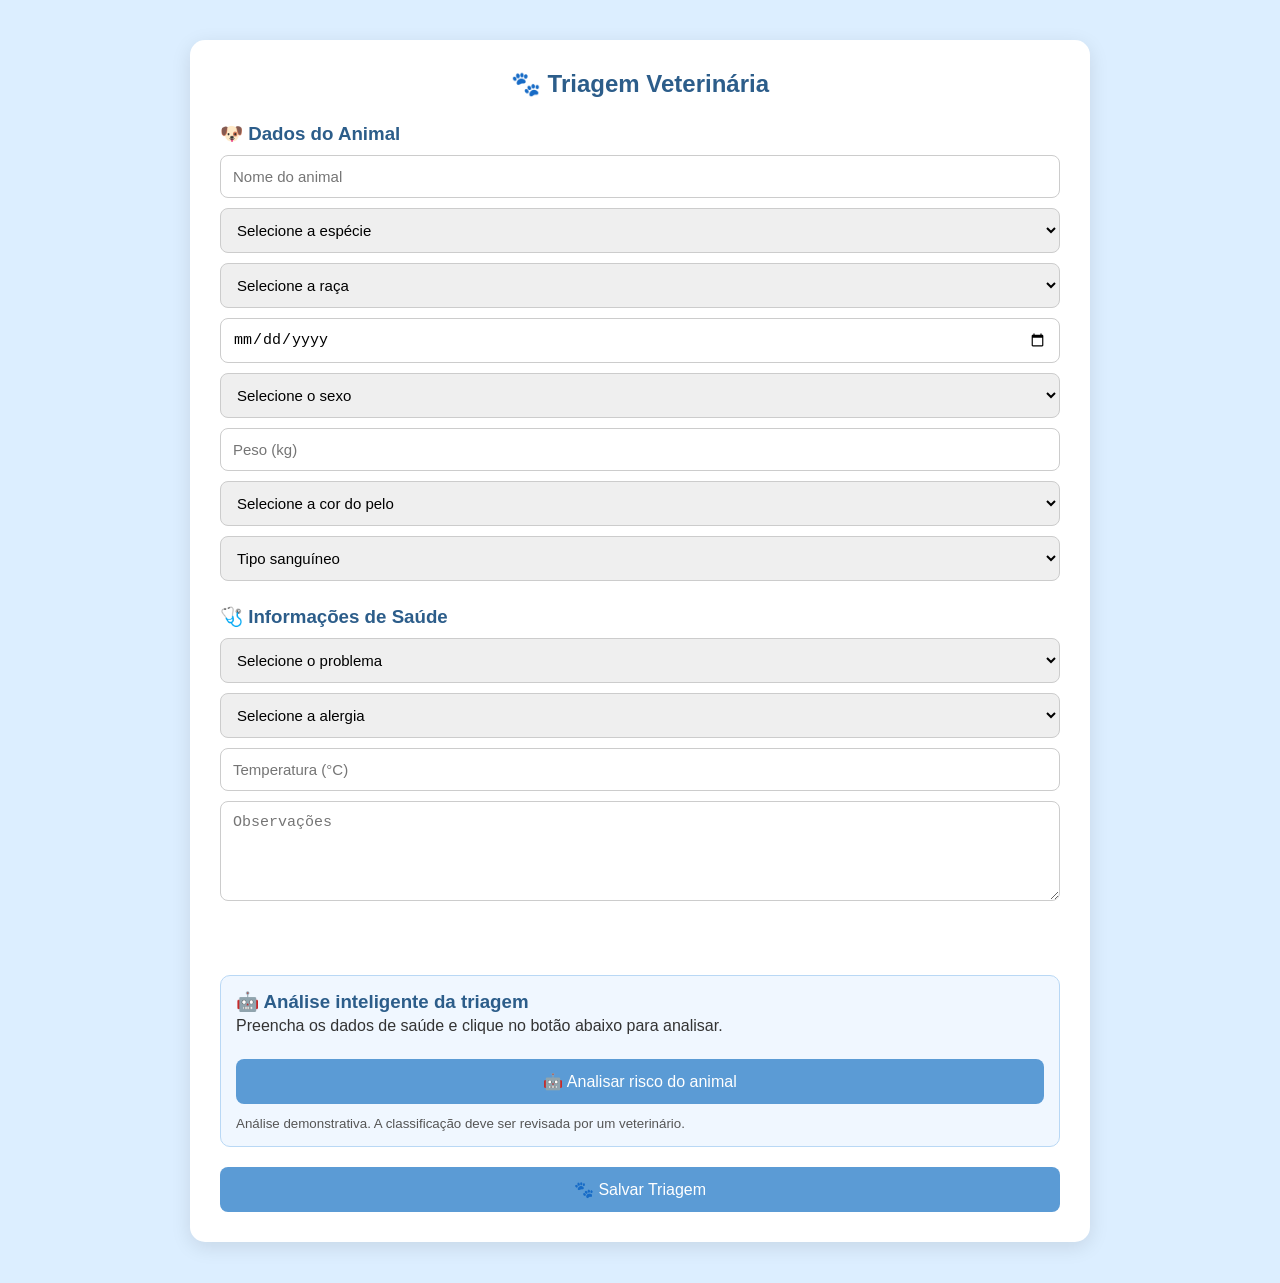
<file: frontend/triagem.html>
<!DOCTYPE html>
<html lang="pt-br">

<head>
<meta charset="UTF-8">
<meta name="viewport" content="width=device-width, initial-scale=1.0">
<title>Triagem Veterinária</title>
<link rel="stylesheet" href="style.css">

<style>

body{
  font-family: Arial, sans-serif;
  background:#DCEEFF;
  margin:0;
}

.container{
  width:90%;
  max-width:900px;
  margin:40px auto;
  background:white;
  padding:30px;
  border-radius:15px;
  box-shadow:0 5px 20px rgba(0,0,0,0.1);
}

h2{
  text-align:center;
  color:#2C5D8A;
  margin-bottom:25px;
}

h3{
  color:#2C5D8A;
  margin-top:25px;
}

input,
select,
textarea{
  width:100%;
  box-sizing:border-box;
  padding:12px;
  margin-top:10px;
  border-radius:8px;
  border:1px solid #ccc;
  font-size:15px;
}

textarea{
  min-height:100px;
  resize:vertical;
}

button{
  width:100%;
  padding:13px;
  margin-top:20px;
  background:#5B9BD5;
  color:white;
  border:none;
  border-radius:8px;
  font-size:16px;
  cursor:pointer;
}

button:hover{
  background:#468CC7;
}

#resultado{
  margin-top:20px;
  padding:15px;
  border-radius:8px;
  font-weight:bold;
  text-align:center;
}

.verde{
  background:#2ecc71;
  color:white;
}

.amarelo{
  background:#f1c40f;
  color:#333;
}

.vermelho{
  background:#e74c3c;
  color:white;
}

#analiseIA{
  margin-top:20px;
  padding:15px;
  border:1px solid #B9D8F5;
  border-radius:10px;
  background:#F0F7FF;
}

#textoIA{
  color:#333;
  line-height:1.6;
}

</style>
</head>

<body>

<div class="container">

<h2>🐾 Triagem Veterinária</h2>

<h3>🐶 Dados do Animal</h3>

<input id="nomeAnimal" placeholder="Nome do animal">

<select id="especie">
  <option value="">Selecione a espécie</option>
  <option value="Cachorro">🐶 Cachorro</option>
  <option value="Gato">🐱 Gato</option>
  <option value="Coelho">🐰 Coelho</option>
  <option value="Ave">🦜 Ave</option>
  <option value="Outro">🐾 Outro</option>
</select>

<select id="raca">
  <option value="">Selecione a raça</option>
  <option>Labrador</option>
  <option>Golden Retriever</option>
  <option>Poodle</option>
  <option>Shih-tzu</option>
  <option>Yorkshire</option>
  <option>Bulldog Francês</option>
  <option>Pastor Alemão</option>
  <option>Rottweiler</option>
  <option>Pinscher</option>
  <option>Chihuahua</option>
  <option>Dachshund</option>
  <option>Beagle</option>
  <option>Husky Siberiano</option>
  <option>Border Collie</option>
  <option>Vira-lata (SRD)</option>
  <option>Outra</option>
</select>

<input id="dataNascimento" type="date">

<select id="sexo">
  <option value="">Selecione o sexo</option>
  <option value="Macho">Macho</option>
  <option value="Fêmea">Fêmea</option>
</select>

<input id="peso" type="number" step="0.1" placeholder="Peso (kg)">

<select id="cor">
  <option value="">Selecione a cor do pelo</option>
  <option>Preto</option>
  <option>Branco</option>
  <option>Marrom</option>
  <option>Caramelo</option>
  <option>Cinza</option>
  <option>Bege</option>
  <option>Dourado</option>
  <option>Creme</option>
  <option>Preto e branco</option>
  <option>Marrom e branco</option>
  <option>Tricolor</option>
  <option>Outra</option>
</select>

<select id="tipoSanguineo">
  <option value="">Tipo sanguíneo</option>
  <option value="DEA 1 positivo">DEA 1 positivo</option>
  <option value="DEA 1 negativo">DEA 1 negativo</option>
  <option value="Desconhecido">Desconhecido</option>
</select>

<h3>🩺 Informações de Saúde</h3>

<select id="sintoma">
  <option value="">Selecione o problema</option>
  <option value="dor">Dor</option>
  <option value="febre">Febre</option>
  <option value="vomito">Vômito</option>
  <option value="diarreia">Diarreia</option>
  <option value="falta_ar">Dificuldade para respirar</option>
  <option value="convulsao">Convulsão</option>
  <option value="hemorragia">Hemorragia</option>
  <option value="acidente">Acidente</option>
  <option value="outro">Outro</option>
</select>

<select id="alergia">
  <option value="">Selecione a alergia</option>
  <option value="Nenhuma">Nenhuma alergia conhecida</option>
  <option value="Ração">Ração</option>
  <option value="Frango">Frango</option>
  <option value="Carne bovina">Carne bovina</option>
  <option value="Leite">Leite</option>
  <option value="Pulgas">Pulgas</option>
  <option value="Medicamentos">Medicamentos</option>
  <option value="Pólen">Pólen</option>
  <option value="Poeira">Poeira</option>
  <option value="Plantas">Plantas</option>
  <option value="Outra">Outra</option>
</select>

<input id="temp" type="number" step="0.1" placeholder="Temperatura (°C)">

<textarea id="observacao" placeholder="Observações"></textarea>

<div id="resultado"></div>

<div id="analiseIA">

  <h3 style="margin-top:0;">🤖 Análise inteligente da triagem</h3>

  <p id="textoIA">
    Preencha os dados de saúde e clique no botão abaixo para analisar.
  </p>

  <button type="button" onclick="analisarComIA()">
    🤖 Analisar risco do animal
  </button>

  <small style="display:block;margin-top:12px;color:#555;">
    Análise demonstrativa. A classificação deve ser revisada por um veterinário.
  </small>

</div>

<button type="button" onclick="salvar()">
  🐾 Salvar Triagem
</button>

</div>

<script>

function classificarRisco(sintoma, temperatura, observacao){

  const texto = observacao.toLowerCase();

  const sinaisGraves = [
    "convulsao",
    "hemorragia",
    "falta_ar"
  ];

  const sinaisGravesTexto = [
    "dificuldade para respirar",
    "não consegue respirar",
    "nao consegue respirar",
    "desmai",
    "inconsciente",
    "sangramento intenso",
    "intoxicação",
    "intoxicacao",
    "gengiva azulada"
  ];

  const sinaisModerados = [
    "febre",
    "vomito",
    "diarreia",
    "acidente",
    "dor"
  ];

  if(
    sinaisGraves.includes(sintoma) ||
    sinaisGravesTexto.some(sinal => texto.includes(sinal)) ||
    temperatura >= 40
  ){

    return {
      risco:"vermelho",
      motivo:"Possíveis sinais de emergência. O animal precisa de avaliação veterinária imediata."
    };

  }

  if(
    sinaisModerados.includes(sintoma) ||
    (temperatura >= 39.5 && temperatura < 40) ||
    (temperatura > 0 && temperatura < 37.5) ||
    texto.trim() !== ""
  ){

    return {
      risco:"amarelo",
      motivo:"Os dados indicam a necessidade de avaliação veterinária prioritária."
    };

  }

  return {
    risco:"verde",
    motivo:"As regras demonstrativas não identificaram sinais de alerta nos dados informados. Isso não descarta problemas de saúde."
  };

}


function analisarComIA(){

  const sintoma = document.getElementById("sintoma").value;
  const temperaturaCampo = document.getElementById("temp").value;
  const temperatura = temperaturaCampo === "" ? 0 : Number(temperaturaCampo);
  const observacao = document.getElementById("observacao").value;

  const textoIA = document.getElementById("textoIA");
  const resultado = document.getElementById("resultado");

  if(!sintoma){

    textoIA.textContent = "Selecione o problema ou sintoma do animal antes de realizar a análise.";

    return;

  }

  const analise = classificarRisco(
    sintoma,
    temperatura,
    observacao
  );

  window.analiseAtual = analise;

  resultado.className = analise.risco;

  resultado.textContent =
    "Risco sugerido: " + analise.risco.toUpperCase();

  textoIA.textContent =
    "Classificação sugerida: " + analise.risco.toUpperCase() +
    ". " + analise.motivo;

}


async function salvar(){

  const temperaturaCampo = document.getElementById("temp").value;

  const dados = {

    nomeAnimal: document.getElementById("nomeAnimal").value,
    especie: document.getElementById("especie").value,
    raca: document.getElementById("raca").value,
    dataNascimento: document.getElementById("dataNascimento").value,
    sexo: document.getElementById("sexo").value,
    peso: document.getElementById("peso").value,
    cor: document.getElementById("cor").value,
    tipoSanguineo: document.getElementById("tipoSanguineo").value,
    sintoma: document.getElementById("sintoma").value,
    temperatura: temperaturaCampo === "" ? 0 : Number(temperaturaCampo),
    alergia: document.getElementById("alergia").value,
    observacao: document.getElementById("observacao").value

  };

  if(!dados.nomeAnimal.trim()){

    alert("Digite o nome do animal.");

    return;

  }

  if(!dados.especie){

    alert("Selecione a espécie do animal.");

    return;

  }

  if(!dados.sintoma){

    alert("Selecione o problema ou sintoma do animal.");

    return;

  }

  const analise = classificarRisco(
    dados.sintoma,
    dados.temperatura,
    dados.observacao
  );

  dados.risco = analise.risco;
  dados.motivoRisco = analise.motivo;
  dados.origemClassificacao = "regras_demonstrativas";
  dados.requerRevisaoVeterinaria = true;

  const confirmar = confirm(
    "Classificação sugerida: " + dados.risco.toUpperCase() +
    "\n\nMotivo: " + dados.motivoRisco +
    "\n\nA classificação precisa ser revisada por um veterinário.\n\nDeseja salvar a triagem?"
  );

  if(!confirmar){

    return;

  }

  try{

    const resposta = await fetch("/triagem", {

      method:"POST",

      headers:{
        "Content-Type":"application/json"
      },

      body:JSON.stringify(dados)

    });

    const dadosResposta = await resposta.json();

    if(!resposta.ok){

      throw new Error(
        dadosResposta.erro || "Erro ao salvar a triagem."
      );

    }

    const resultado = document.getElementById("resultado");

    resultado.className = dados.risco;

    resultado.textContent =
      "Classificação sugerida: " + dados.risco.toUpperCase();

    document.getElementById("textoIA").textContent =
      "Análise registrada. " + dados.motivoRisco;

    alert("🐶✅ Triagem salva com sucesso!");

  }catch(erro){

    console.error("Erro ao salvar triagem:", erro);

    alert(
      "❌ Erro ao salvar a triagem.\n\n" +
      erro.message
    );

  }

}

</script>

</body>
    </html>
</file>
<file: frontend/style.css>
/* ===== RESET ===== */
* {
    margin: 0;
    padding: 0;
    box-sizing: border-box;
}

body {
    font-family: Arial, Helvetica, sans-serif;
    background: #f4f6fb;
    color: #263247;
}

/* ===== NAVBAR ===== */
.navbar {
    background: #283c70;
    color: white;
    padding: 18px 30px;
    display: flex;
    justify-content: space-between;
    align-items: center;
    flex-wrap: wrap;
    gap: 15px;
    box-shadow: 0 3px 12px rgba(0, 0, 0, 0.12);
}

.nav-brand {
    display: flex;
    align-items: center;
    gap: 12px;
}

.logo-icon {
    font-size: 32px;
}

.nav-brand h1 {
    font-size: 21px;
}

.nav-brand span {
    font-size: 13px;
    color: #dce5ff;
}

.nav-user {
    display: flex;
    align-items: center;
    gap: 12px;
}

.user-pill {
    background: #40558a;
    padding: 9px 15px;
    border-radius: 20px;
    font-size: 14px;
}

.btn-nav {
    background: #ffffff;
    color: #283c70;
    text-decoration: none;
    padding: 9px 15px;
    border-radius: 8px;
    font-weight: bold;
    transition: 0.2s;
}

.btn-nav:hover {
    background: #e5eaff;
}

/* ===== CONTAINER ===== */
.container {
    max-width: 1400px;
    margin: 30px auto;
    padding: 0 20px;
}

/* ===== ALERTA ===== */
.alerta-estoque {
    background: #fff3cd;
    color: #856404;
    border: 1px solid #ffe69c;
    padding: 15px;
    border-radius: 10px;
    margin-bottom: 20px;
}

/* ===== ESTATÍSTICAS ===== */
.stats-bar {
    display: grid;
    grid-template-columns: repeat(4, 1fr);
    gap: 18px;
    margin-bottom: 25px;
}

.stat-card {
    background: white;
    padding: 20px;
    border-radius: 14px;
    display: flex;
    align-items: center;
    gap: 15px;
    box-shadow: 0 3px 12px rgba(0, 0, 0, 0.05);
    border: 1px solid #e8ecf4;
}

.stat-icon {
    width: 48px;
    height: 48px;
    display: flex;
    justify-content: center;
    align-items: center;
    border-radius: 12px;
    font-size: 22px;
}

.purple {
    background: #eee8ff;
}

.green {
    background: #e2f8e9;
}

.orange {
    background: #fff0dc;
}

.red {
    background: #ffe4e4;
}

.stat-value {
    font-size: 25px;
    font-weight: bold;
    color: #283c70;
}

.stat-label {
    font-size: 13px;
    color: #69758a;
    margin-top: 4px;
}

/* ===== GRID PRINCIPAL ===== */
.main-grid {
    display: grid;
    grid-template-columns: 1fr 1.2fr;
    gap: 22px;
    align-items: start;
}

/* ===== CARDS ===== */
.card {
    background: white;
    border-radius: 14px;
    overflow: hidden;
    margin-bottom: 20px;
    border: 1px solid #e8ecf4;
    box-shadow: 0 3px 12px rgba(0, 0, 0, 0.05);
}

.card-header {
    background: #f9faff;
    padding: 18px 20px;
    border-bottom: 1px solid #e8ecf4;
    display: flex;
    justify-content: space-between;
    align-items: center;
    gap: 10px;
    flex-wrap: wrap;
}

.card-header h2 {
    color: #283c70;
    font-size: 18px;
}

.card-body {
    padding: 20px;
}

/* ===== ABAS ===== */
.entrada-tabs {
    display: flex;
    gap: 10px;
    margin-bottom: 22px;
}

.tab-btn {
    flex: 1;
    padding: 11px;
    border: 1px solid #d9dfed;
    background: #f5f7fc;
    color: #53617a;
    border-radius: 8px;
    cursor: pointer;
    font-weight: bold;
    transition: 0.2s;
}

.tab-btn:hover {
    background: #e8edfa;
}

.tab-btn.active {
    background: #40558a;
    color: white;
    border-color: #40558a;
}

/* ===== FORMULÁRIOS ===== */
.form-group {
    margin-bottom: 18px;
}

.form-group label {
    display: block;
    font-weight: bold;
    font-size: 14px;
    margin-bottom: 8px;
    color: #35435c;
}

.form-group small {
    font-weight: normal;
    color: #7b8799;
}

.form-control {
    width: 100%;
    padding: 12px;
    border: 1px solid #d5dce9;
    border-radius: 8px;
    background: white;
    font-size: 14px;
    outline: none;
    transition: 0.2s;
}

.form-control:focus {
    border-color: #617fc1;
    box-shadow: 0 0 0 3px rgba(97, 127, 193, 0.15);
}

/* ===== BOTÕES ===== */
.btn-full {
    width: 100%;
    padding: 13px;
    border: none;
    border-radius: 9px;
    cursor: pointer;
    font-weight: bold;
    font-size: 14px;
    transition: 0.2s;
}

.btn-purple {
    background: #40558a;
    color: white;
}

.btn-purple:hover {
    background: #283c70;
    transform: translateY(-1px);
}

.btn-sm {
    padding: 8px 13px;
    border: none;
    border-radius: 7px;
    cursor: pointer;
    font-weight: bold;
    font-size: 12px;
}

.btn-secondary {
    background: #e8edf7;
    color: #40558a;
}

.btn-secondary:hover {
    background: #d8e1f2;
}

/* ===== PESQUISA ===== */
.search-bar {
    margin-bottom: 15px;
}

.search-input {
    width: 100%;
    padding: 12px;
    border: 1px solid #d5dce9;
    border-radius: 8px;
    outline: none;
    font-size: 14px;
}

.search-input:focus {
    border-color: #617fc1;
}

/* ===== FILTROS ===== */
.filter-chips {
    display: flex;
    flex-wrap: wrap;
    gap: 8px;
    margin-bottom: 18px;
}

.chip {
    background: #f0f3f9;
    color: #52617b;
    padding: 8px 13px;
    border-radius: 20px;
    font-size: 12px;
    cursor: pointer;
    border: 1px solid #dfe5ef;
}

.chip:hover {
    background: #e2e8f5;
}

.chip.active {
    background: #40558a;
    color: white;
    border-color: #40558a;
}

/* ===== TABELA ===== */
.estoque-table {
    width: 100%;
    border-collapse: collapse;
    min-width: 600px;
}

.estoque-table th {
    background: #283c70;
    color: white;
    text-align: left;
    padding: 13px;
    font-size: 13px;
}

.estoque-table td {
    padding: 13px;
    border-bottom: 1px solid #e8ecf4;
    font-size: 13px;
}

.estoque-table tr:hover td {
    background: #f7f9fd;
}

/* ===== HISTÓRICO ===== */
.empty-state {
    text-align: center;
    padding: 30px 15px;
    color: #8490a3;
}

.empty-icon {
    font-size: 35px;
    margin-bottom: 10px;
}

/* ===== RESPONSIVIDADE ===== */
@media (max-width: 1000px) {
    .stats-bar {
        grid-template-columns: repeat(2, 1fr);
    }

    .main-grid {
        grid-template-columns: 1fr;
    }
}

@media (max-width: 600px) {
    .navbar {
        padding: 15px;
    }

    .nav-brand h1 {
        font-size: 17px;
    }

    .nav-brand span {
        font-size: 11px;
    }

    .container {
        padding: 0 12px;
        margin: 20px auto;
    }

    .stats-bar {
        grid-template-columns: 1fr;
        gap: 12px;
    }

    .card-body {
        padding: 15px;
    }

    .card-header {
        padding: 15px;
    }

    .entrada-tabs {
        flex-direction: column;
    }
}
</file>
